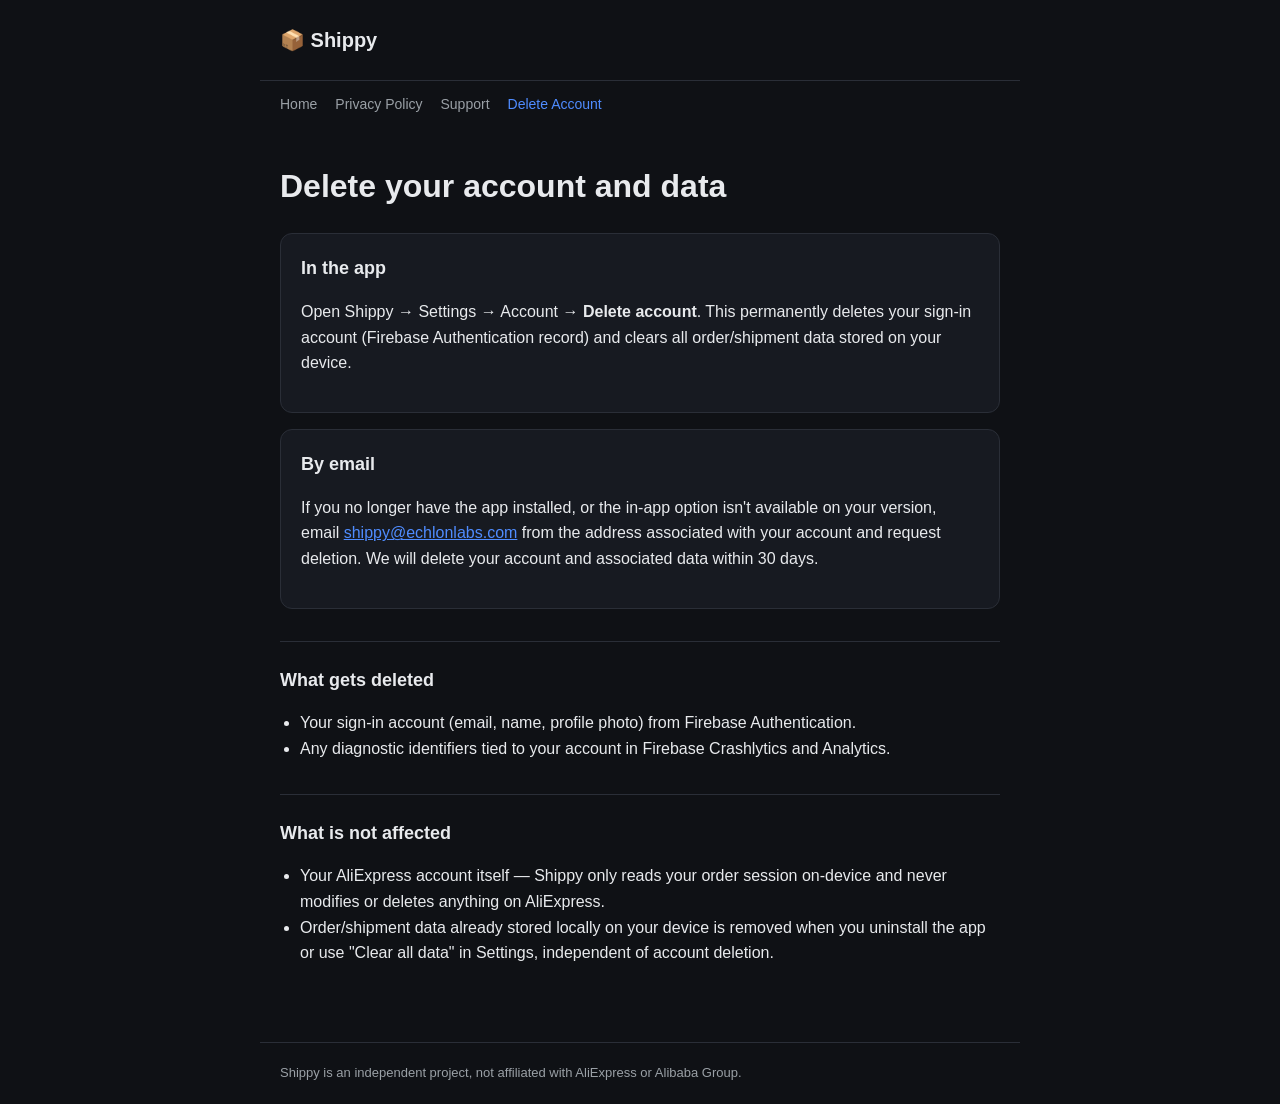
<file: delete-account.html>
<!DOCTYPE html>
<html lang="en">
<head>
<meta charset="UTF-8">
<meta name="viewport" content="width=device-width, initial-scale=1.0">
<title>Shippy — Delete Account & Data</title>
<link rel="stylesheet" href="style.css">
</head>
<body>
<header>
  <h1>📦 Shippy</h1>
</header>
<nav>
  <a href="index.html">Home</a>
  <a href="privacy-policy.html">Privacy Policy</a>
  <a href="support.html">Support</a>
  <a href="delete-account.html" class="active">Delete Account</a>
</nav>
<main>
  <h1>Delete your account and data</h1>

  <div class="card">
    <h2 style="margin-top:0; border-top:none; padding-top:0;">In the app</h2>
    <p>Open Shippy → Settings → Account → <strong>Delete account</strong>. This permanently deletes your sign-in account (Firebase Authentication record) and clears all order/shipment data stored on your device.</p>
  </div>

  <div class="card">
    <h2 style="margin-top:0; border-top:none; padding-top:0;">By email</h2>
    <p>If you no longer have the app installed, or the in-app option isn't available on your version, email <a href="mailto:shippy@echlonlabs.com">shippy@echlonlabs.com</a> from the address associated with your account and request deletion. We will delete your account and associated data within 30 days.</p>
  </div>

  <h2>What gets deleted</h2>
  <ul>
    <li>Your sign-in account (email, name, profile photo) from Firebase Authentication.</li>
    <li>Any diagnostic identifiers tied to your account in Firebase Crashlytics and Analytics.</li>
  </ul>

  <h2>What is not affected</h2>
  <ul>
    <li>Your AliExpress account itself — Shippy only reads your order session on-device and never modifies or deletes anything on AliExpress.</li>
    <li>Order/shipment data already stored locally on your device is removed when you uninstall the app or use "Clear all data" in Settings, independent of account deletion.</li>
  </ul>
</main>
<footer>
  Shippy is an independent project, not affiliated with AliExpress or Alibaba Group.
</footer>
</body>
</html>
</file>
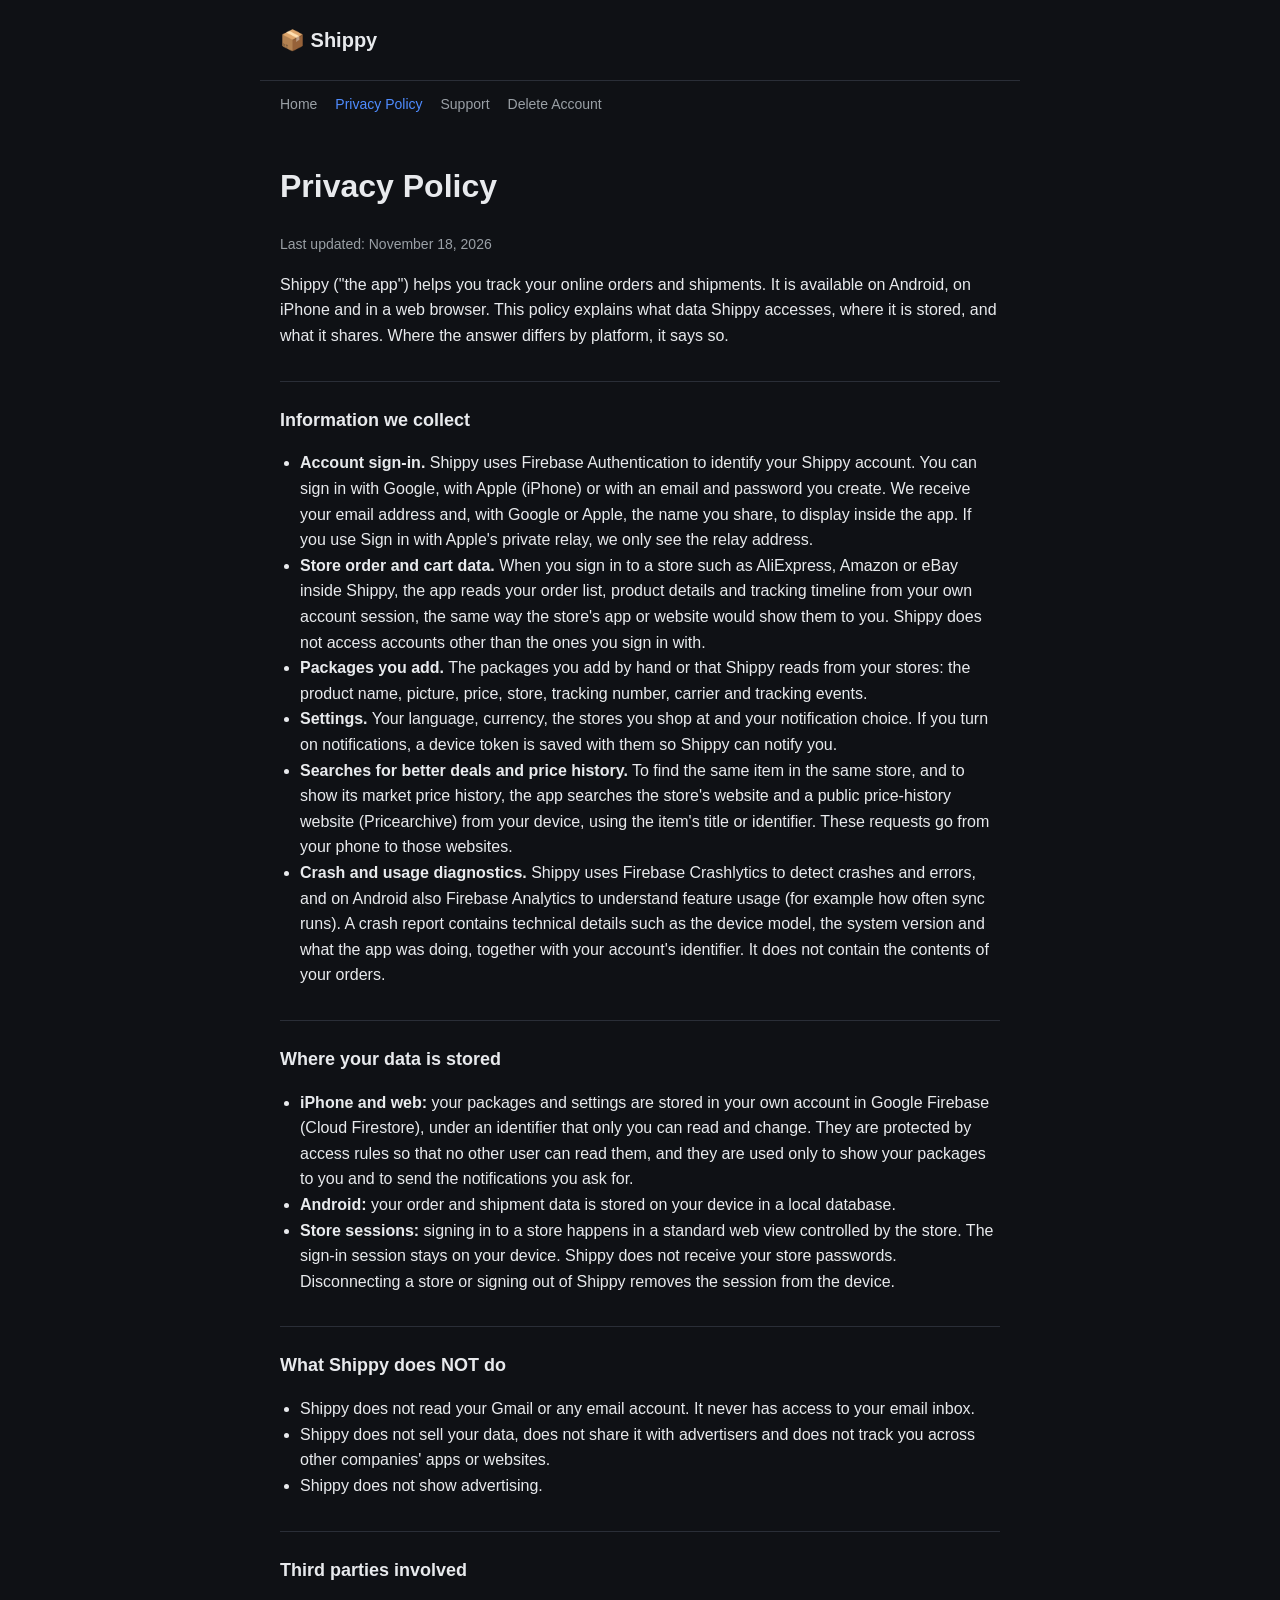
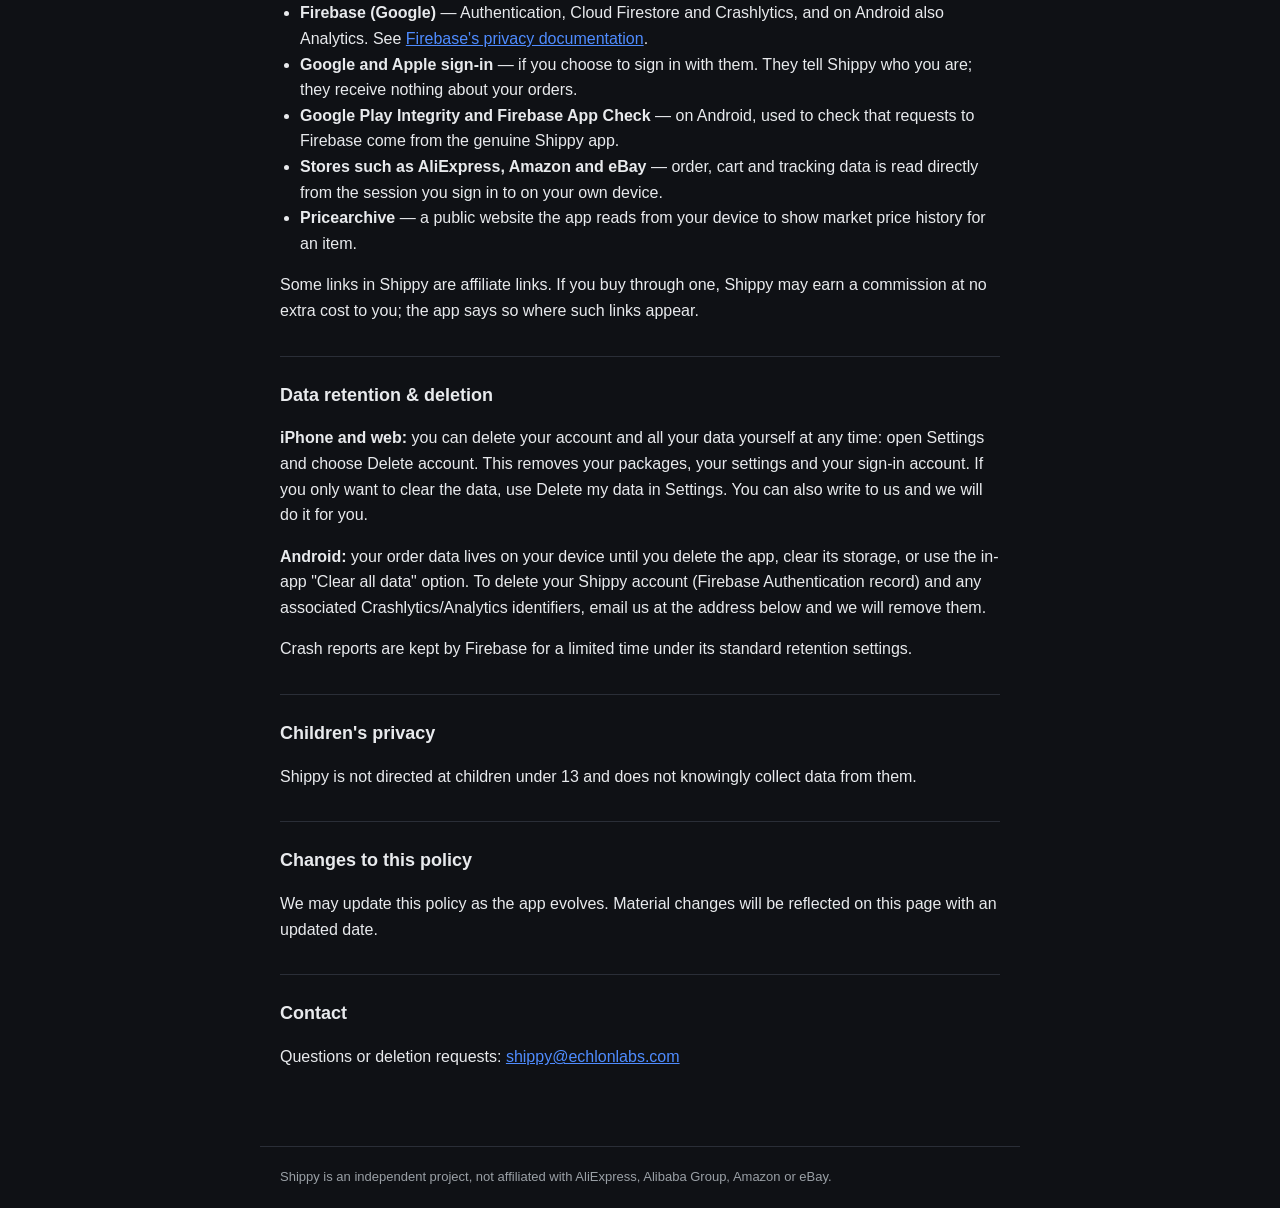
<file: privacy-policy.html>
<!DOCTYPE html>
<html lang="en">
<head>
<meta charset="UTF-8">
<meta name="viewport" content="width=device-width, initial-scale=1.0">
<title>Shippy — Privacy Policy</title>
<link rel="stylesheet" href="style.css">
</head>
<body>
<header>
  <h1>📦 Shippy</h1>
</header>
<nav>
  <a href="index.html">Home</a>
  <a href="privacy-policy.html" class="active">Privacy Policy</a>
  <a href="support.html">Support</a>
  <a href="delete-account.html">Delete Account</a>
</nav>
<main>
  <h1>Privacy Policy</h1>
  <p class="muted">Last updated: November 18, 2026</p>

  <p>Shippy ("the app") helps you track your online orders and shipments. It is available on Android, on iPhone and in a web browser. This policy explains what data Shippy accesses, where it is stored, and what it shares. Where the answer differs by platform, it says so.</p>

  <h2>Information we collect</h2>
  <ul>
    <li><strong>Account sign-in.</strong> Shippy uses Firebase Authentication to identify your Shippy account. You can sign in with Google, with Apple (iPhone) or with an email and password you create. We receive your email address and, with Google or Apple, the name you share, to display inside the app. If you use Sign in with Apple's private relay, we only see the relay address.</li>
    <li><strong>Store order and cart data.</strong> When you sign in to a store such as AliExpress, Amazon or eBay inside Shippy, the app reads your order list, product details and tracking timeline from your own account session, the same way the store's app or website would show them to you. Shippy does not access accounts other than the ones you sign in with.</li>
    <li><strong>Packages you add.</strong> The packages you add by hand or that Shippy reads from your stores: the product name, picture, price, store, tracking number, carrier and tracking events.</li>
    <li><strong>Settings.</strong> Your language, currency, the stores you shop at and your notification choice. If you turn on notifications, a device token is saved with them so Shippy can notify you.</li>
    <li><strong>Searches for better deals and price history.</strong> To find the same item in the same store, and to show its market price history, the app searches the store's website and a public price-history website (Pricearchive) from your device, using the item's title or identifier. These requests go from your phone to those websites.</li>
    <li><strong>Crash and usage diagnostics.</strong> Shippy uses Firebase Crashlytics to detect crashes and errors, and on Android also Firebase Analytics to understand feature usage (for example how often sync runs). A crash report contains technical details such as the device model, the system version and what the app was doing, together with your account's identifier. It does not contain the contents of your orders.</li>
  </ul>

  <h2>Where your data is stored</h2>
  <ul>
    <li><strong>iPhone and web:</strong> your packages and settings are stored in your own account in Google Firebase (Cloud Firestore), under an identifier that only you can read and change. They are protected by access rules so that no other user can read them, and they are used only to show your packages to you and to send the notifications you ask for.</li>
    <li><strong>Android:</strong> your order and shipment data is stored on your device in a local database.</li>
    <li><strong>Store sessions:</strong> signing in to a store happens in a standard web view controlled by the store. The sign-in session stays on your device. Shippy does not receive your store passwords. Disconnecting a store or signing out of Shippy removes the session from the device.</li>
  </ul>

  <h2>What Shippy does NOT do</h2>
  <ul>
    <li>Shippy does not read your Gmail or any email account. It never has access to your email inbox.</li>
    <li>Shippy does not sell your data, does not share it with advertisers and does not track you across other companies' apps or websites.</li>
    <li>Shippy does not show advertising.</li>
  </ul>

  <h2>Third parties involved</h2>
  <ul>
    <li><strong>Firebase (Google)</strong> — Authentication, Cloud Firestore and Crashlytics, and on Android also Analytics. See <a href="https://firebase.google.com/support/privacy" target="_blank" rel="noopener">Firebase's privacy documentation</a>.</li>
    <li><strong>Google and Apple sign-in</strong> — if you choose to sign in with them. They tell Shippy who you are; they receive nothing about your orders.</li>
    <li><strong>Google Play Integrity and Firebase App Check</strong> — on Android, used to check that requests to Firebase come from the genuine Shippy app.</li>
    <li><strong>Stores such as AliExpress, Amazon and eBay</strong> — order, cart and tracking data is read directly from the session you sign in to on your own device.</li>
    <li><strong>Pricearchive</strong> — a public website the app reads from your device to show market price history for an item.</li>
  </ul>
  <p>Some links in Shippy are affiliate links. If you buy through one, Shippy may earn a commission at no extra cost to you; the app says so where such links appear.</p>

  <h2>Data retention & deletion</h2>
  <p><strong>iPhone and web:</strong> you can delete your account and all your data yourself at any time: open Settings and choose Delete account. This removes your packages, your settings and your sign-in account. If you only want to clear the data, use Delete my data in Settings. You can also write to us and we will do it for you.</p>
  <p><strong>Android:</strong> your order data lives on your device until you delete the app, clear its storage, or use the in-app "Clear all data" option. To delete your Shippy account (Firebase Authentication record) and any associated Crashlytics/Analytics identifiers, email us at the address below and we will remove them.</p>
  <p>Crash reports are kept by Firebase for a limited time under its standard retention settings.</p>

  <h2>Children's privacy</h2>
  <p>Shippy is not directed at children under 13 and does not knowingly collect data from them.</p>

  <h2>Changes to this policy</h2>
  <p>We may update this policy as the app evolves. Material changes will be reflected on this page with an updated date.</p>

  <h2>Contact</h2>
  <p>Questions or deletion requests: <a href="mailto:shippy@echlonlabs.com">shippy@echlonlabs.com</a></p>
</main>
<footer>
  Shippy is an independent project, not affiliated with AliExpress, Alibaba Group, Amazon or eBay.
</footer>
</body>
</html>
</file>
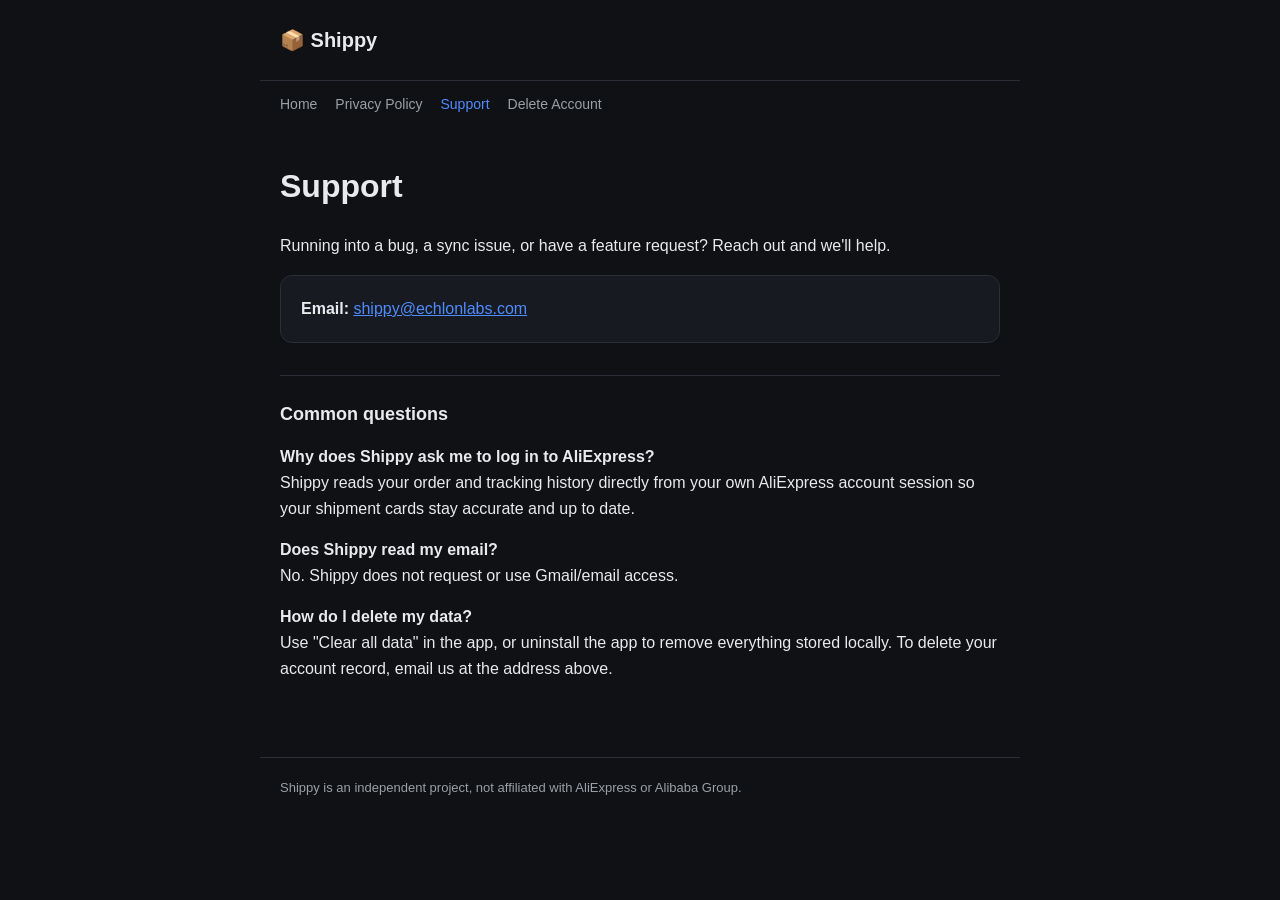
<file: support.html>
<!DOCTYPE html>
<html lang="en">
<head>
<meta charset="UTF-8">
<meta name="viewport" content="width=device-width, initial-scale=1.0">
<title>Shippy — Support</title>
<link rel="stylesheet" href="style.css">
</head>
<body>
<header>
  <h1>📦 Shippy</h1>
</header>
<nav>
  <a href="index.html">Home</a>
  <a href="privacy-policy.html">Privacy Policy</a>
  <a href="support.html" class="active">Support</a>
  <a href="delete-account.html">Delete Account</a>
</nav>
<main>
  <h1>Support</h1>
  <p>Running into a bug, a sync issue, or have a feature request? Reach out and we'll help.</p>

  <div class="card">
    <strong>Email:</strong> <a href="mailto:shippy@echlonlabs.com">shippy@echlonlabs.com</a>
  </div>

  <h2>Common questions</h2>
  <p><strong>Why does Shippy ask me to log in to AliExpress?</strong><br>
  Shippy reads your order and tracking history directly from your own AliExpress account session so your shipment cards stay accurate and up to date.</p>

  <p><strong>Does Shippy read my email?</strong><br>
  No. Shippy does not request or use Gmail/email access.</p>

  <p><strong>How do I delete my data?</strong><br>
  Use "Clear all data" in the app, or uninstall the app to remove everything stored locally. To delete your account record, email us at the address above.</p>
</main>
<footer>
  Shippy is an independent project, not affiliated with AliExpress or Alibaba Group.
</footer>
</body>
</html>
</file>
<file: style.css>
:root {
  --bg: #0f1115;
  --card: #171a21;
  --text: #e8eaed;
  --muted: #9aa0a6;
  --accent: #4f8cff;
  --border: #2a2e37;
}

* { box-sizing: border-box; }

body {
  margin: 0;
  font-family: -apple-system, BlinkMacSystemFont, "Segoe UI", Roboto, Helvetica, Arial, sans-serif;
  background: var(--bg);
  color: var(--text);
  line-height: 1.6;
}

header {
  display: flex;
  align-items: center;
  gap: 12px;
  padding: 24px 20px;
  border-bottom: 1px solid var(--border);
  max-width: 760px;
  margin: 0 auto;
}

header img { width: 40px; height: 40px; border-radius: 10px; }
header h1 { font-size: 20px; margin: 0; }

nav {
  max-width: 760px;
  margin: 0 auto;
  padding: 12px 20px 0;
  display: flex;
  gap: 18px;
}

nav a {
  color: var(--muted);
  text-decoration: none;
  font-size: 14px;
}
nav a:hover, nav a.active { color: var(--accent); }

main {
  max-width: 760px;
  margin: 0 auto;
  padding: 24px 20px 60px;
}

h1, h2 { color: var(--text); }
h2 { margin-top: 32px; font-size: 18px; border-top: 1px solid var(--border); padding-top: 24px; }

a { color: var(--accent); }

.card {
  background: var(--card);
  border: 1px solid var(--border);
  border-radius: 12px;
  padding: 20px;
  margin: 16px 0;
}

.muted { color: var(--muted); font-size: 14px; }

footer {
  max-width: 760px;
  margin: 0 auto;
  padding: 20px;
  color: var(--muted);
  font-size: 13px;
  border-top: 1px solid var(--border);
}

ul { padding-left: 20px; }
code { background: #20242d; padding: 2px 6px; border-radius: 4px; font-size: 13px; }
</file>
